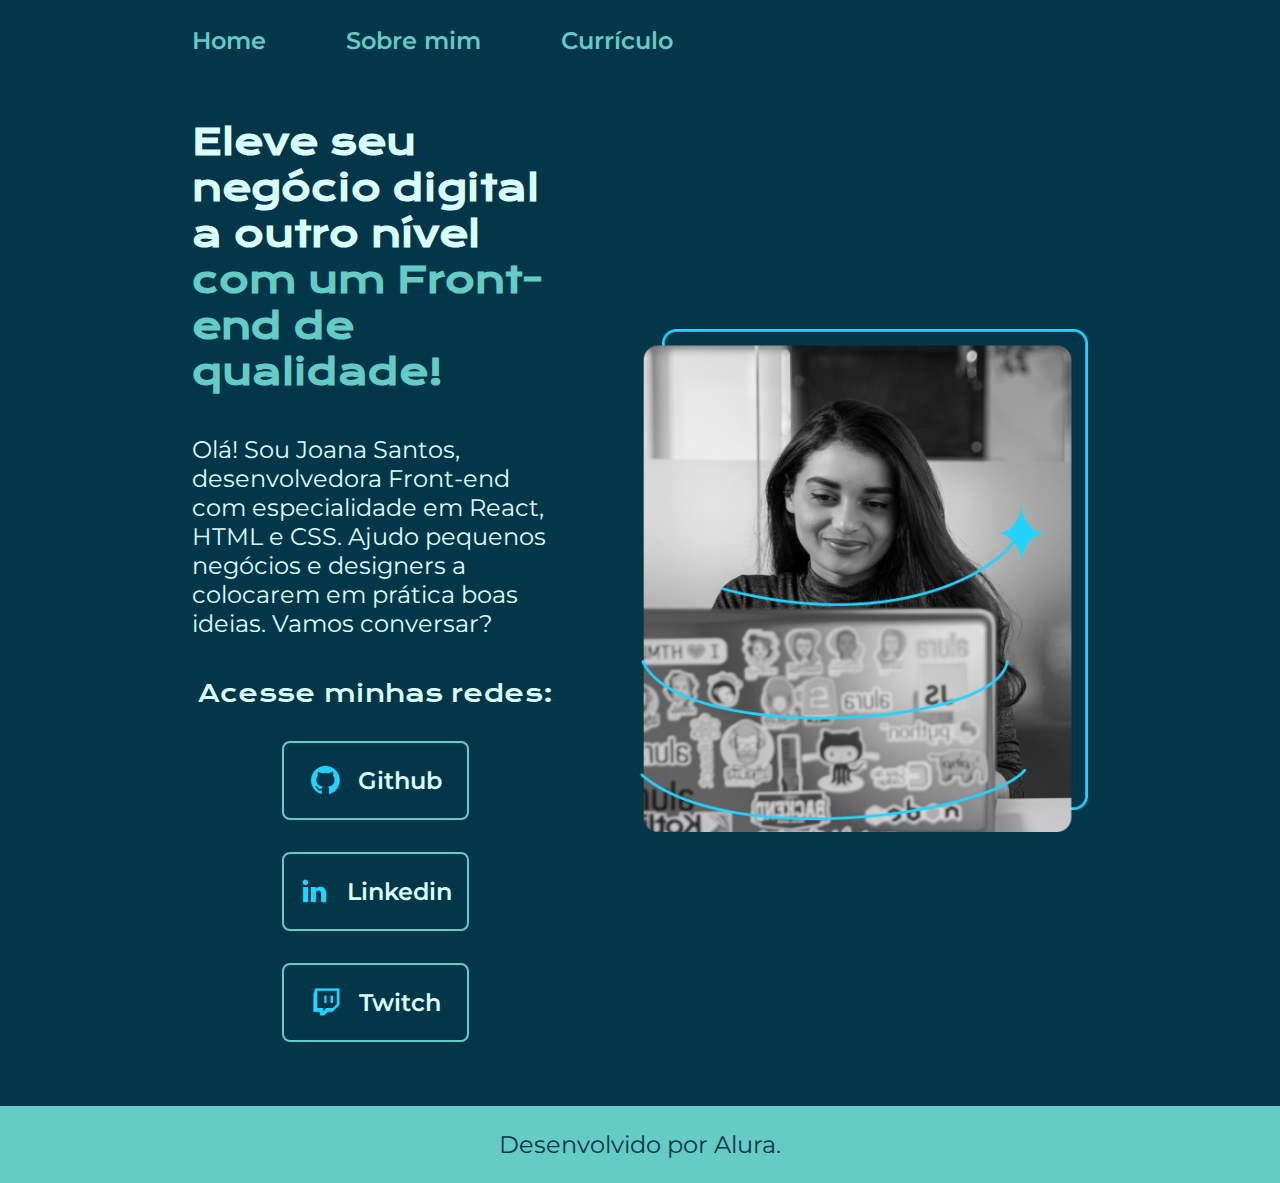
<file: index.html>
<!DOCTYPE html>
<html lang="pt-br">
<head>
    <meta charset="UTF-8">
    <meta http-equiv="X-UA-Compatible" content="IE=edge">
    <meta name="viewport" content="width=device-width, initial-scale=1.0">
    <title>Portfólio</title>
    <link rel="stylesheet" href="./styles/style.css">
</head>
<body>
    <header class="cabecalho">
        <nav class="cabecalho__menu">
            <a class="cabecalho__menu__link" href="index.html">
                Home
            </a>
            <a class="cabecalho__menu__link" href="about.html">
                Sobre mim
            </a>
            <a class="cabecalho__menu__link" href="curriculo.html">
                Currículo
            </a>
        </nav>
    </header>
    <main class="apresentacao">
        <section class="apresentacao__conteudo">
            <h1 class="apresentacao__conteudo__titulo">Eleve seu negócio digital a outro nível <strong class="titulo-destaque">com um Front-end de qualidade!</strong></h1>
            <p class="apresentacao__conteudo__texto">
                Olá! Sou Joana Santos, desenvolvedora Front-end com especialidade em React, HTML e CSS. Ajudo pequenos negócios e designers a colocarem em prática boas ideias. Vamos conversar? 
            </p>
            <div class="apresentacao__links">
                <h2 class="apresentacao__links__subtitulo">Acesse minhas redes:</h2>
                <a class="apresentacao__links__navegacao" href="https://github.com/guilhermeonrails">
                    <img src="./assets/github.png">
                    Github
                </a>
                <a class="apresentacao__links__navegacao" href="https://linkedin.com/in/rafaellaballerini">
                    <img src="./assets/linkedin.png">
                    Linkedin
                </a>
                <a class="apresentacao__links__navegacao" href="https://twitch.tv/guilimadev">
                    <img src="./assets/twitch.png">
                    Twitch
                </a>
            </div>
        </section>
        <img class="apresentacao__imagem" src="./assets/Imagem.png" alt="Foto da Joana Santos programando">
    </main>
    <footer class="rodape">
        <p>Desenvolvido por Alura.</p>
    </footer>
</body>
</html>
</file>
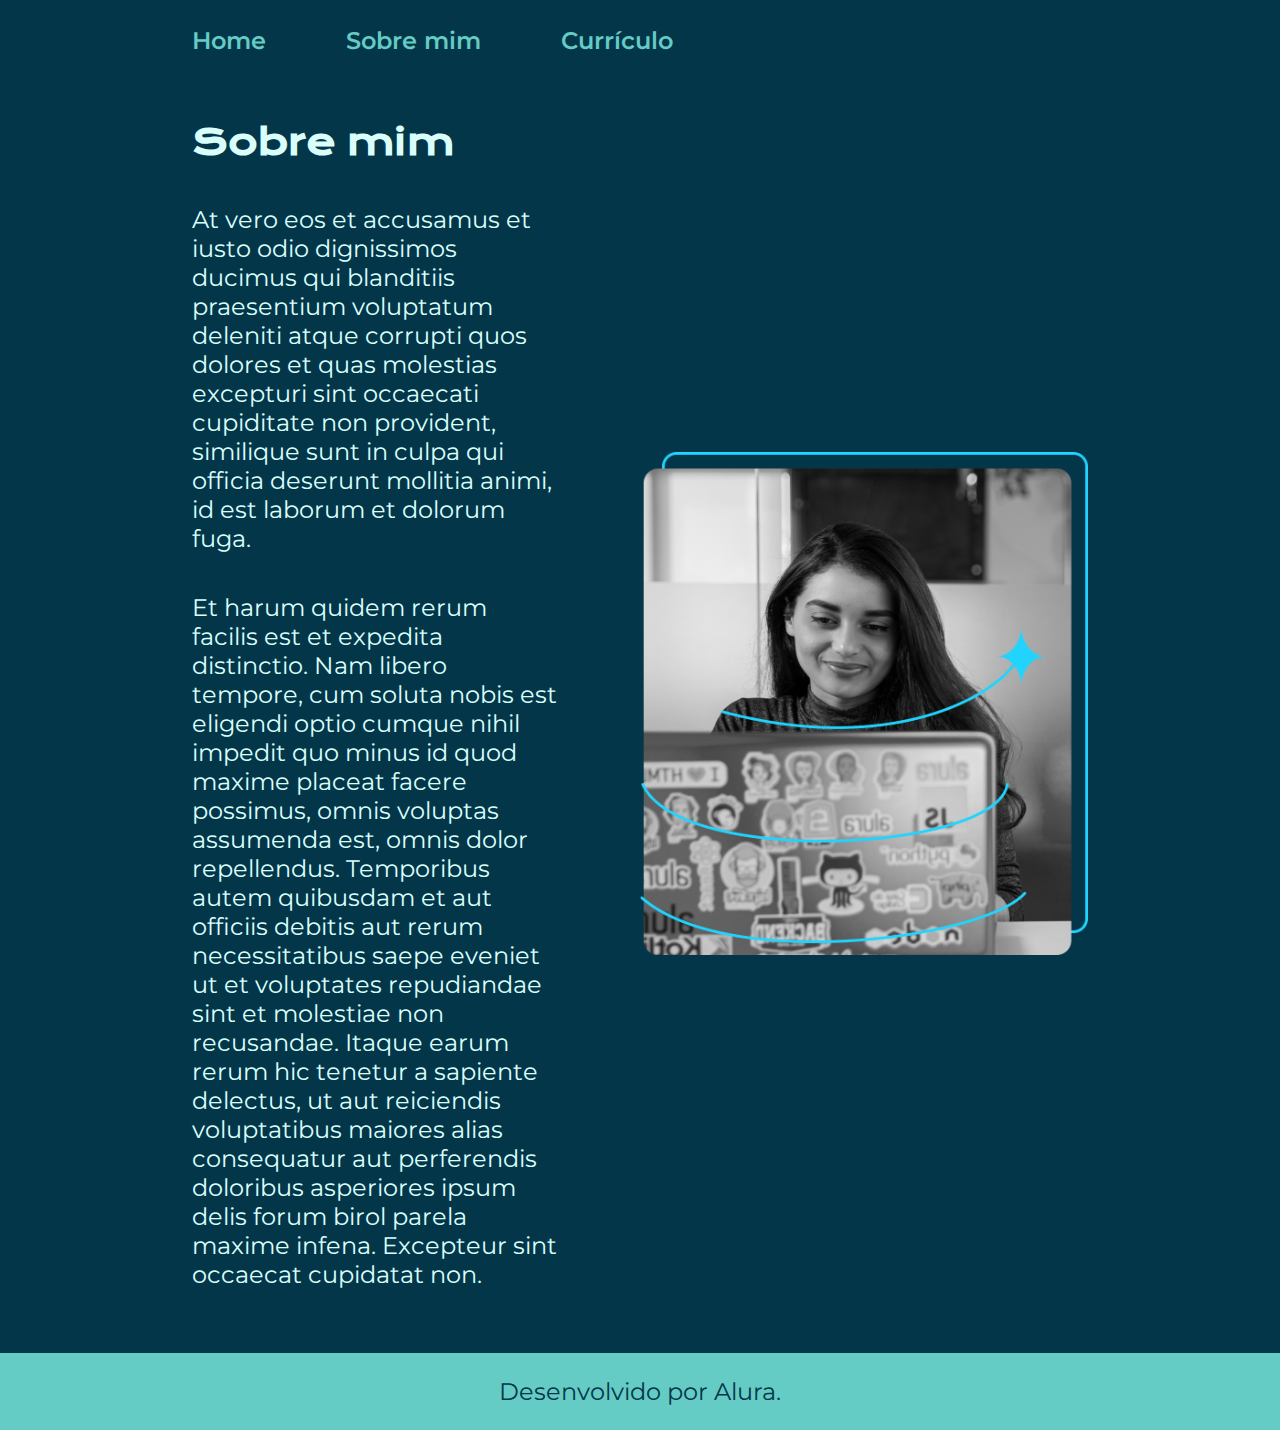
<file: about.html>
<!DOCTYPE html>
<html lang="pt-br">
<head>
    <meta charset="UTF-8">
    <meta http-equiv="X-UA-Compatible" content="IE=edge">
    <meta name="viewport" content="width=device-width, initial-scale=1.0">
    <title>Sobre mim</title>
    <link rel="stylesheet" href="./styles/style.css">
</head>
<body>
    <header class="cabecalho">
        <nav class="cabecalho__menu">
            <a class="cabecalho__menu__link" href="index.html">
                Home
            </a>
            <a class="cabecalho__menu__link" href="about.html">
                Sobre mim
            </a>
            <a class="cabecalho__menu__link" href="curriculo.html">
                Currículo
            </a>
        </nav>
    </header>
    <main class="apresentacao">
        <section class="apresentacao__conteudo">
            <h1 class="apresentacao__conteudo__titulo">Sobre mim</h1>
            <p class="apresentacao__conteudo__texto">
                At vero eos et accusamus et iusto odio dignissimos ducimus qui blanditiis praesentium voluptatum deleniti atque corrupti quos dolores et quas molestias excepturi sint occaecati cupiditate non provident, similique sunt in culpa qui officia deserunt mollitia animi, id est laborum et dolorum fuga.
            </p>
            <p class="apresentacao__conteudo__texto">
                Et harum quidem rerum facilis est et expedita distinctio. Nam libero tempore, cum soluta nobis est eligendi optio cumque nihil impedit quo minus id quod maxime placeat facere possimus, omnis voluptas assumenda est, omnis dolor repellendus. Temporibus autem quibusdam et aut officiis debitis aut rerum necessitatibus saepe eveniet ut et voluptates repudiandae sint et molestiae non recusandae. Itaque earum rerum hic tenetur a sapiente delectus, ut aut reiciendis voluptatibus maiores alias consequatur aut perferendis doloribus asperiores ipsum delis forum birol parela maxime infena. Excepteur sint occaecat cupidatat non.
            </p>
        </section>
        <img class="apresentacao__imagem" src="./assets/Imagem.png" alt="Foto da Joana Santos programando">
    </main>
    <footer class="rodape">
        <p>Desenvolvido por Alura.</p>
    </footer>
</body>
</html>
</file>
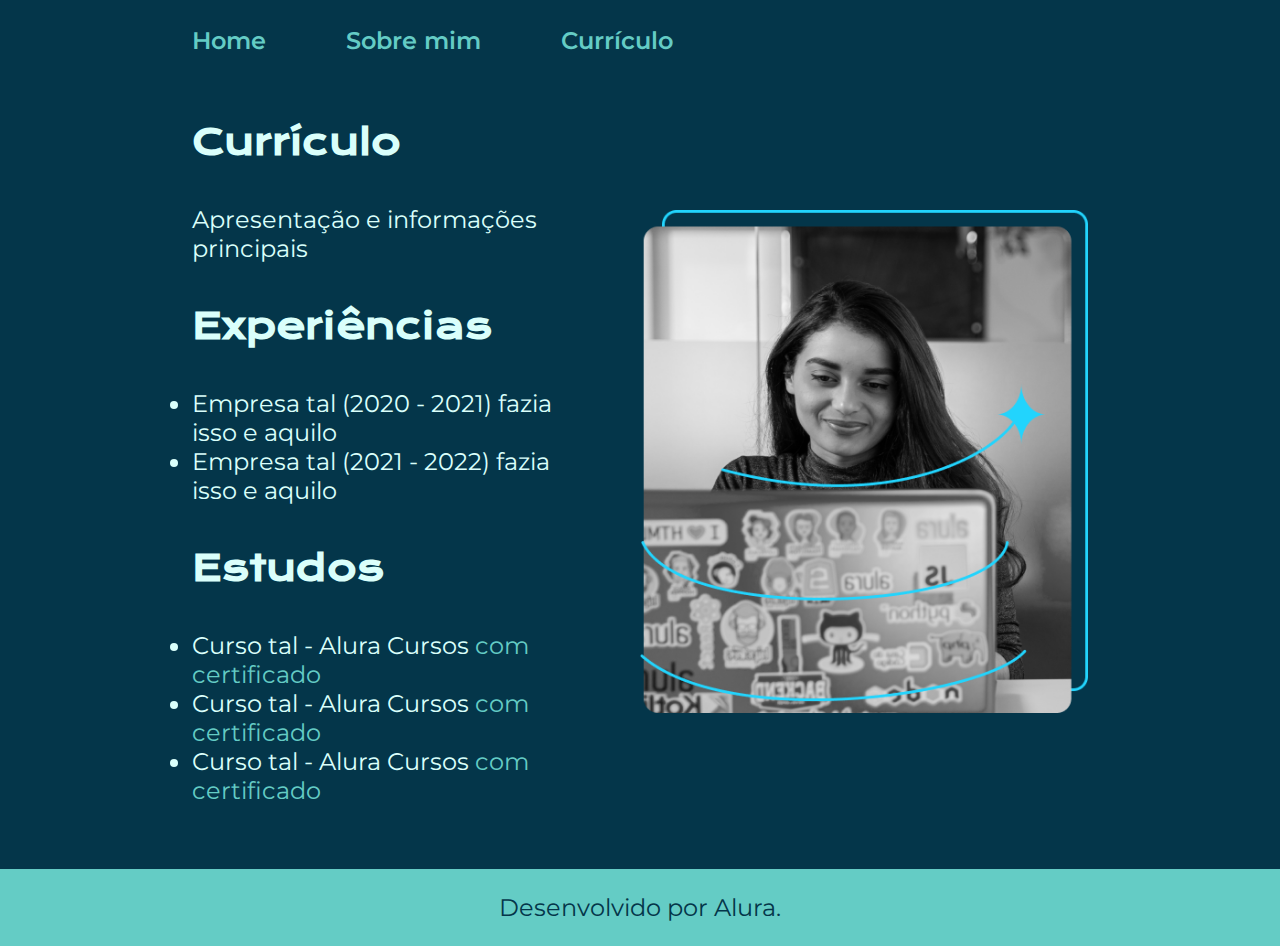
<file: curriculo.html>
<!DOCTYPE html>
<html lang="en">
<head>
    <meta charset="UTF-8">
    <meta http-equiv="X-UA-Compatible" content="IE=edge">
    <meta name="viewport" content="width=device-width, initial-scale=1.0">
    <title>Currículo</title>
    <link rel="stylesheet" href="./styles/style.css">
</head>
<body>
    <header class="cabecalho">
        <nav class="cabecalho__menu">
            <a class="cabecalho__menu__link" href="index.html">
                Home
            </a>
            <a class="cabecalho__menu__link" href="about.html">
                Sobre mim
            </a>
            <a class="cabecalho__menu__link" href="curriculo.html">
                Currículo
            </a>
        </nav>
    </header>
    <main class="apresentacao">
        <section class="apresentacao__conteudo">
            <h1 class="apresentacao__conteudo__titulo">Currículo</h1>
            <p class="apresentacao__conteudo__texto">Apresentação e informações principais</p>
            <h2 class="apresentacao__conteudo__titulo">Experiências</h2>
            <ul  class="apresentacao__conteudo__texto">
                <li>Empresa tal (2020 - 2021) fazia isso e aquilo</li>
                <li>Empresa tal (2021 - 2022) fazia isso e aquilo</li>
            </ul>
            <h2 class="apresentacao__conteudo__titulo">Estudos</h2>
            <ul class="apresentacao__conteudo__texto">
                <li>Curso tal - Alura Cursos <a href="">com certificado</a></li>
                <li>Curso tal - Alura Cursos <a href="">com certificado</a></li>
                <li>Curso tal - Alura Cursos <a href="">com certificado</a></li>
            </ul>
        </section>
        <img class="apresentacao__imagem" src="./assets/Imagem.png" alt="Foto da Joana Santos programando">
    </main>
    <footer class="rodape">
        <p>Desenvolvido por Alura.</p>
    </footer>
</body>
</html>
</file>
<file: styles/style.css>
@import url('https://fonts.googleapis.com/css2?family=Krona+One&family=Montserrat:wght@400;600&display=swap');

:root {
    --cor-primaria: #04364A;
    --cor-secundaria: #DAFFFB;
    --cor-terciaria: #64CCC5;
    --cor-hover: #176B87;

    --fonte-primaria: 'Krona One', sans-serif;
    --fonte-secundaria: "Montserrat", sans-serif;
}

* {
    margin: 0;
    padding: 0;
}

body {
    box-sizing: border-box;
    background-color: var(--cor-primaria);
    color: var(--cor-secundaria);
}

.cabecalho {
    padding: 2% 0% 0% 15%;
}

.cabecalho__menu {
    display: flex;
    gap: 80px;
}

.cabecalho__menu__link {
    color: var(--cor-terciaria);
    font-family: var(--fonte-secundaria);
    font-size: 1.5rem;
    font-weight: 600;
    text-decoration: none;
}

.apresentacao {
    padding: 5% 15%;
    display: flex;
    align-items: center;
    justify-content: space-between;
    gap: 82px;
}

.apresentacao__conteudo {
    width: 50%;
    display: flex;
    flex-direction: column;
    gap: 40px;
}

.apresentacao__conteudo__titulo {
    font-size: 2.25rem;
    font-family: var(--fonte-primaria);
}

.titulo-destaque {
    color: var(--cor-terciaria);
}

.apresentacao__conteudo__texto {
    font-size: 1.5rem;
    font-family: var(--fonte-secundaria);
}

.apresentacao__conteudo__texto a{
    text-decoration: none;
    color: var(--cor-terciaria);
}

.apresentacao__links {
    display: flex;
    flex-direction: column;
    justify-content: space-between;
    align-items: center;
    gap: 32px;
}

.apresentacao__links__subtitulo {
    font-family: var(--fonte-primaria);
    font-weight: 400;
    font-size: 1.5rem;
}

.apresentacao__links__navegacao {
    display: flex;
    justify-content: center;
    align-items: center;
    gap: 16px;
    border: 2px solid var(--cor-terciaria);
    width: 50%;
    text-align: center;
    border-radius: 8px;
    font-size: 1.5rem;
    font-weight: 600;
    font-family: var(--fonte-secundaria);
    padding: 21.5px 0;
    text-decoration: none;
    color: var(--cor-secundaria);
}

.apresentacao__links__link:hover {
    background-color: var(--cor-hover);
    padding: 3%;
}

.apresentacao__imagem {
    width: 50%;
}

.rodape {
    background-color: var(--cor-terciaria);
    color: var(--cor-primaria);
    padding: 24px;
    font-family: var(--fonte-secundaria);
    font-size: 1.5rem;
    font-weight: 400;
    text-align: center;
}

@media (max-width: 1200px) {

    .cabecalho {
        padding: 10%;
    }

    .cabecalho__menu {
        justify-content: center;
    }

    .apresentacao {
        flex-direction: column-reverse;
        padding: 5%;
    }
    .apresentacao__conteudo {
        width: auto;
    }
}
</file>
